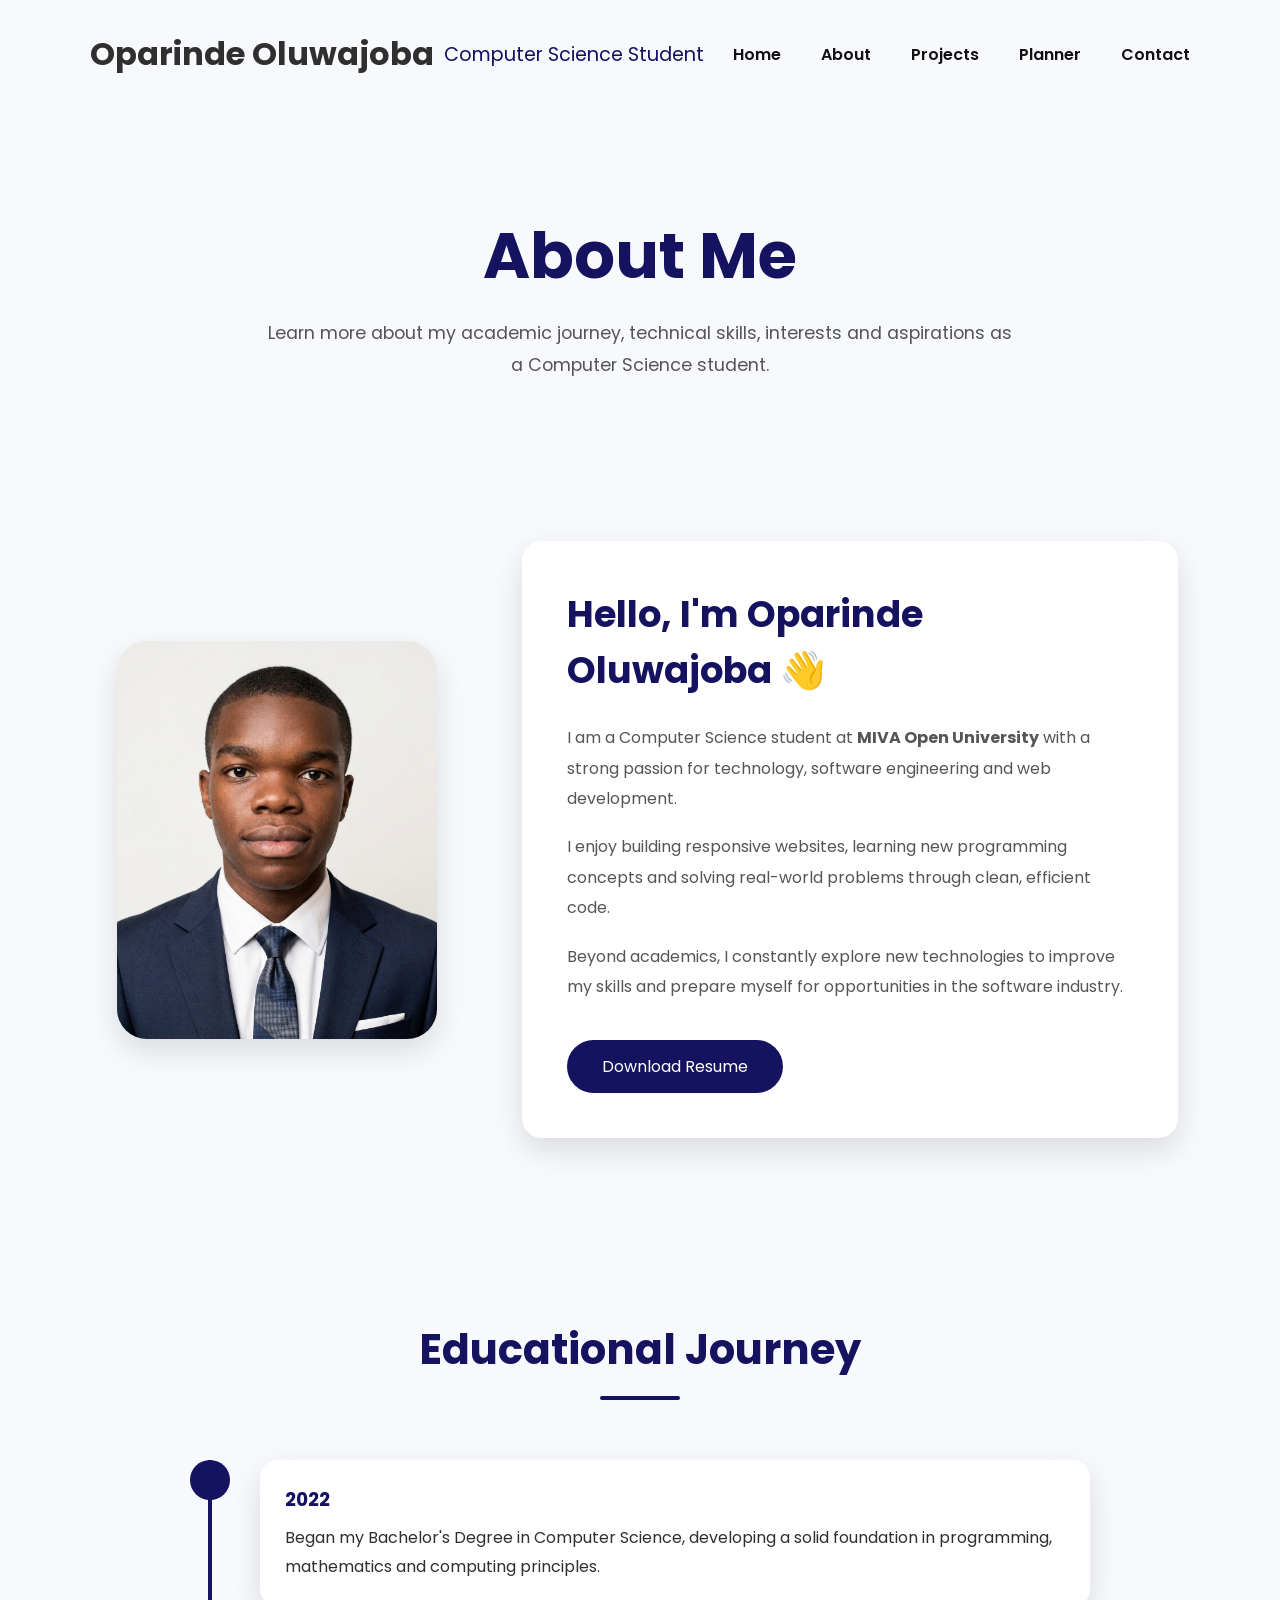
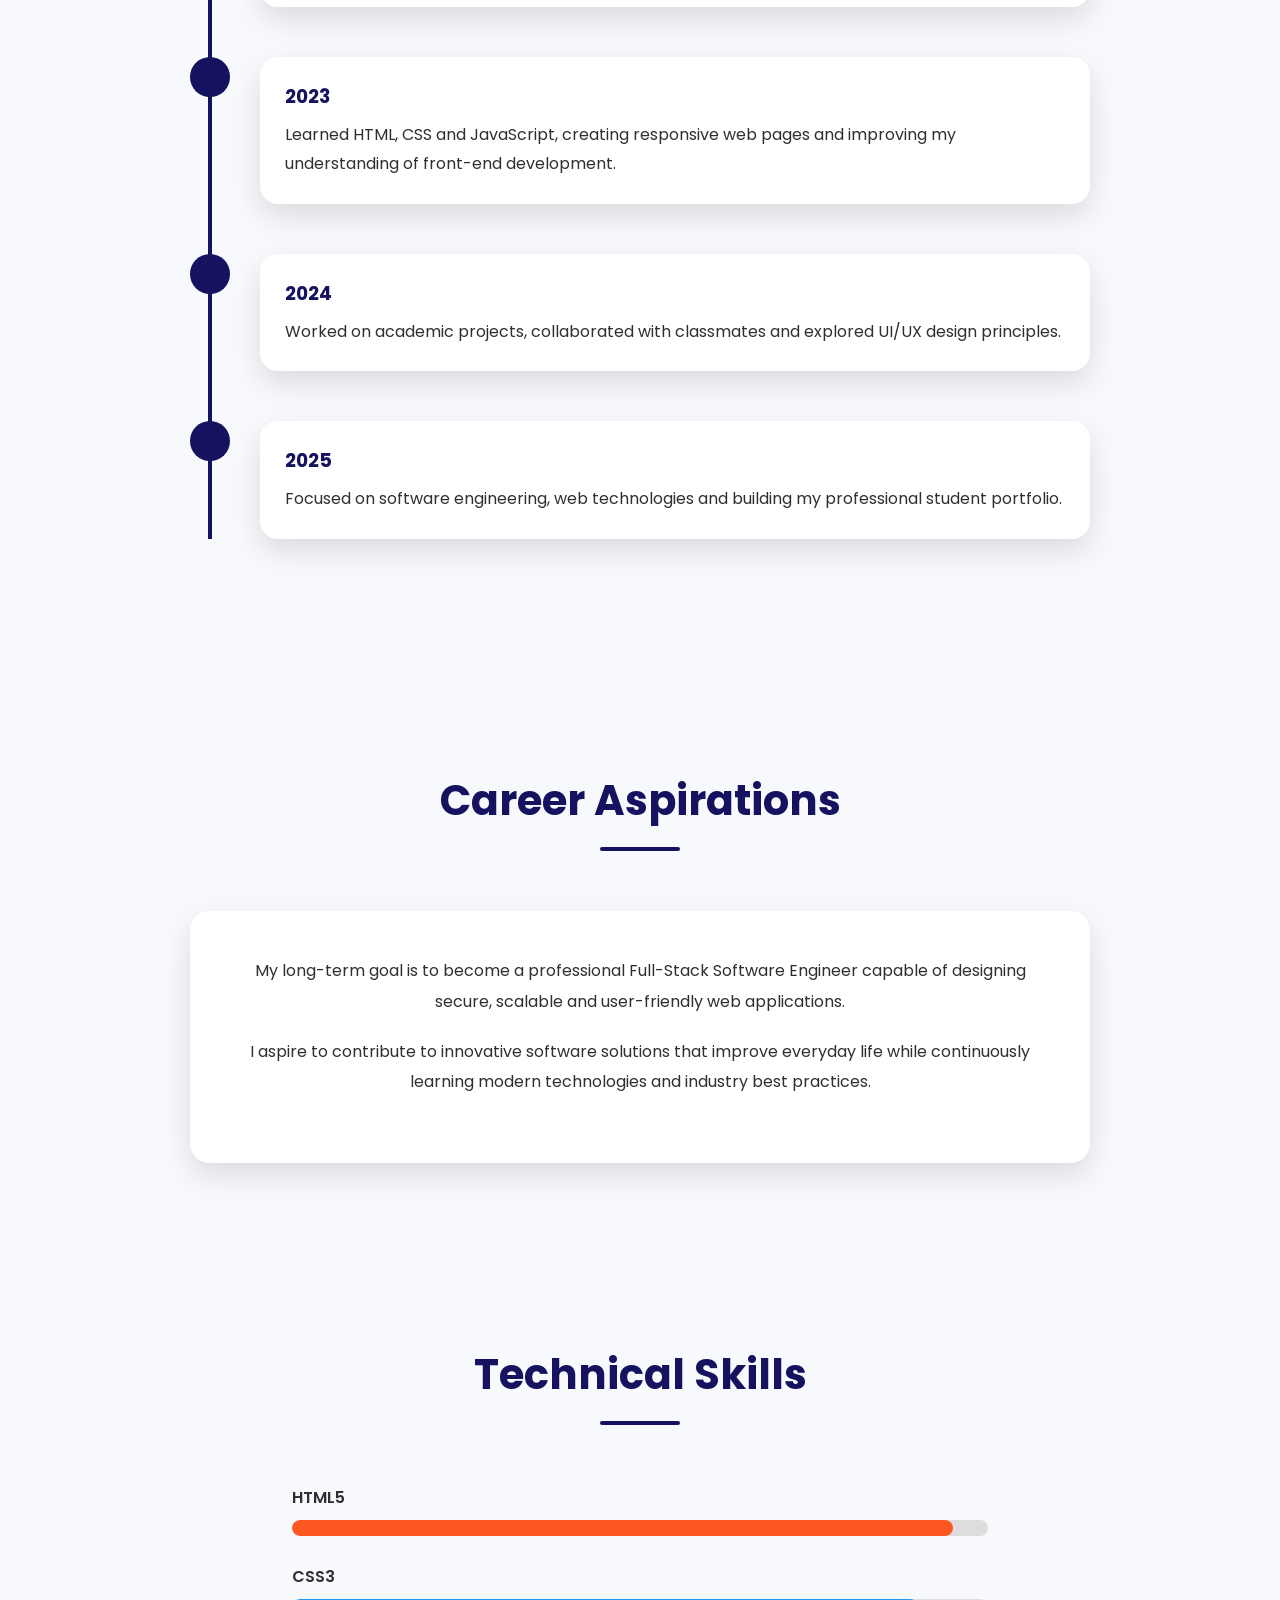
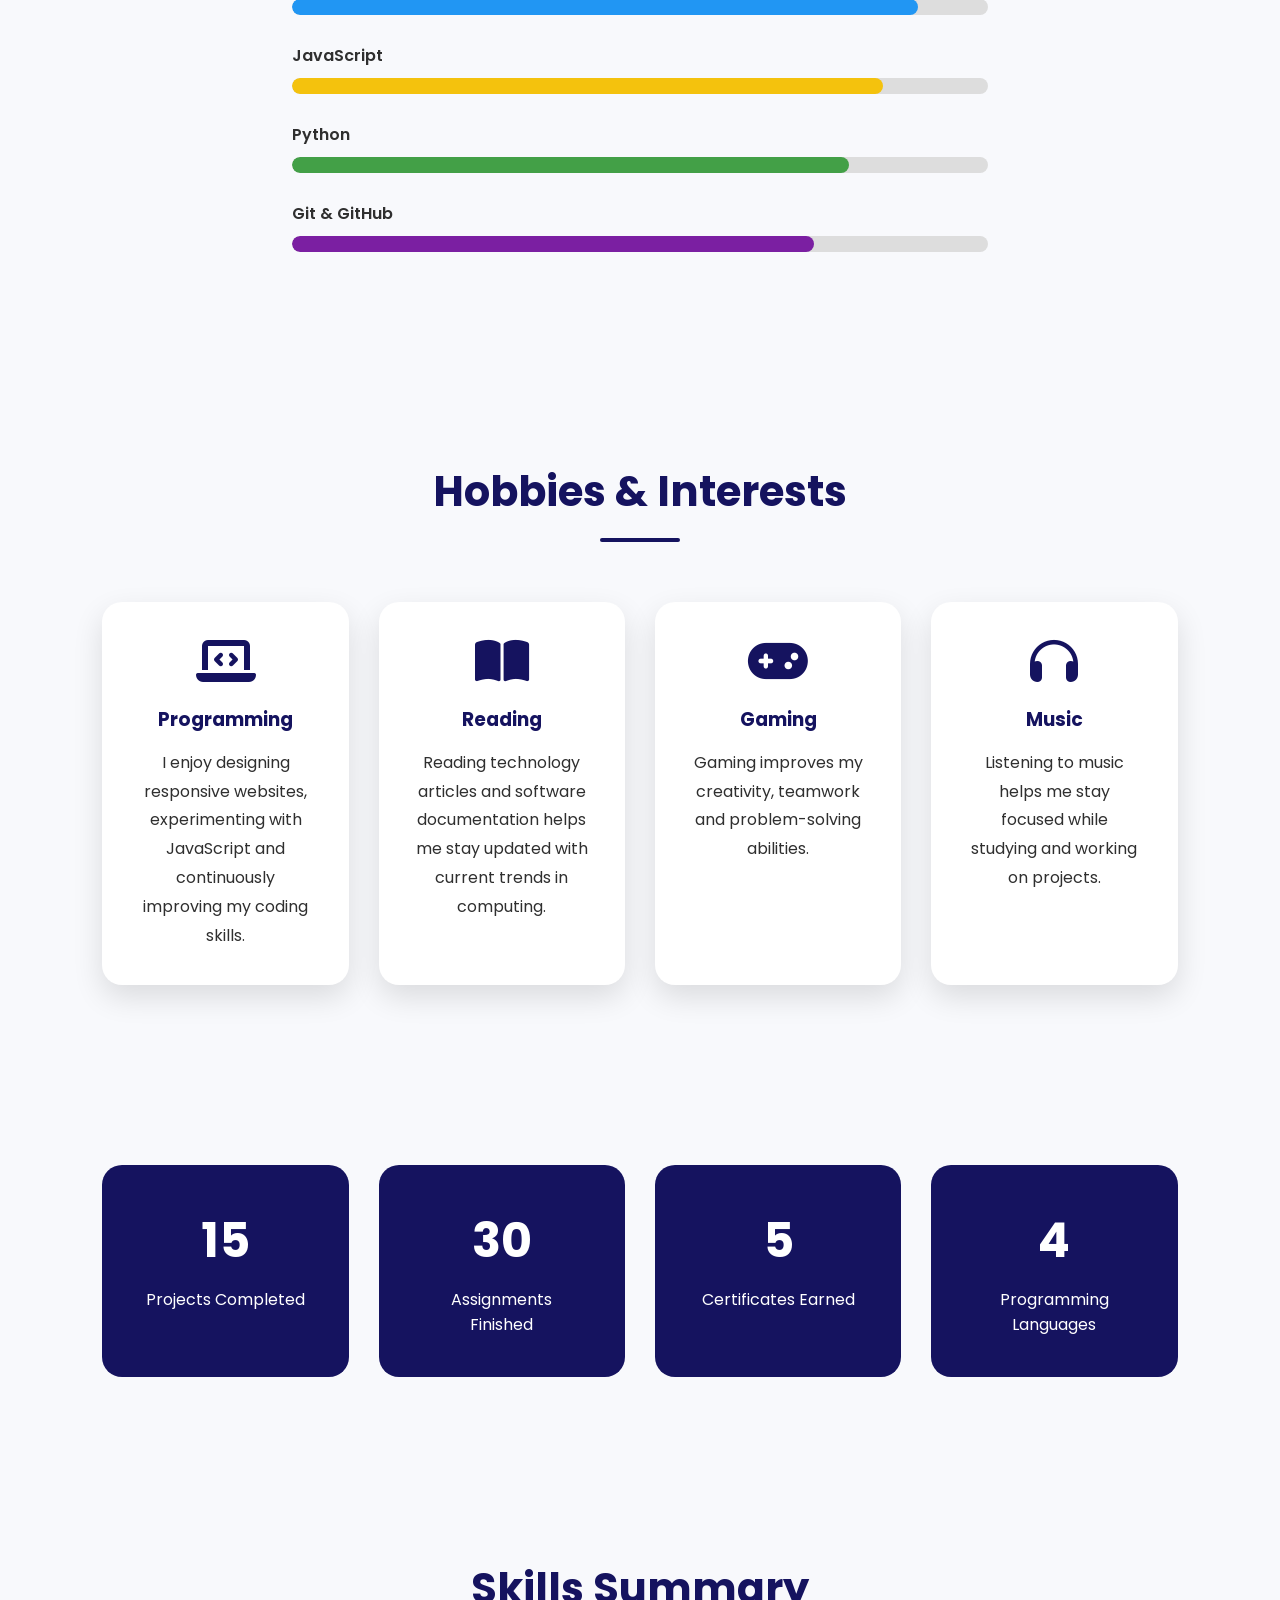
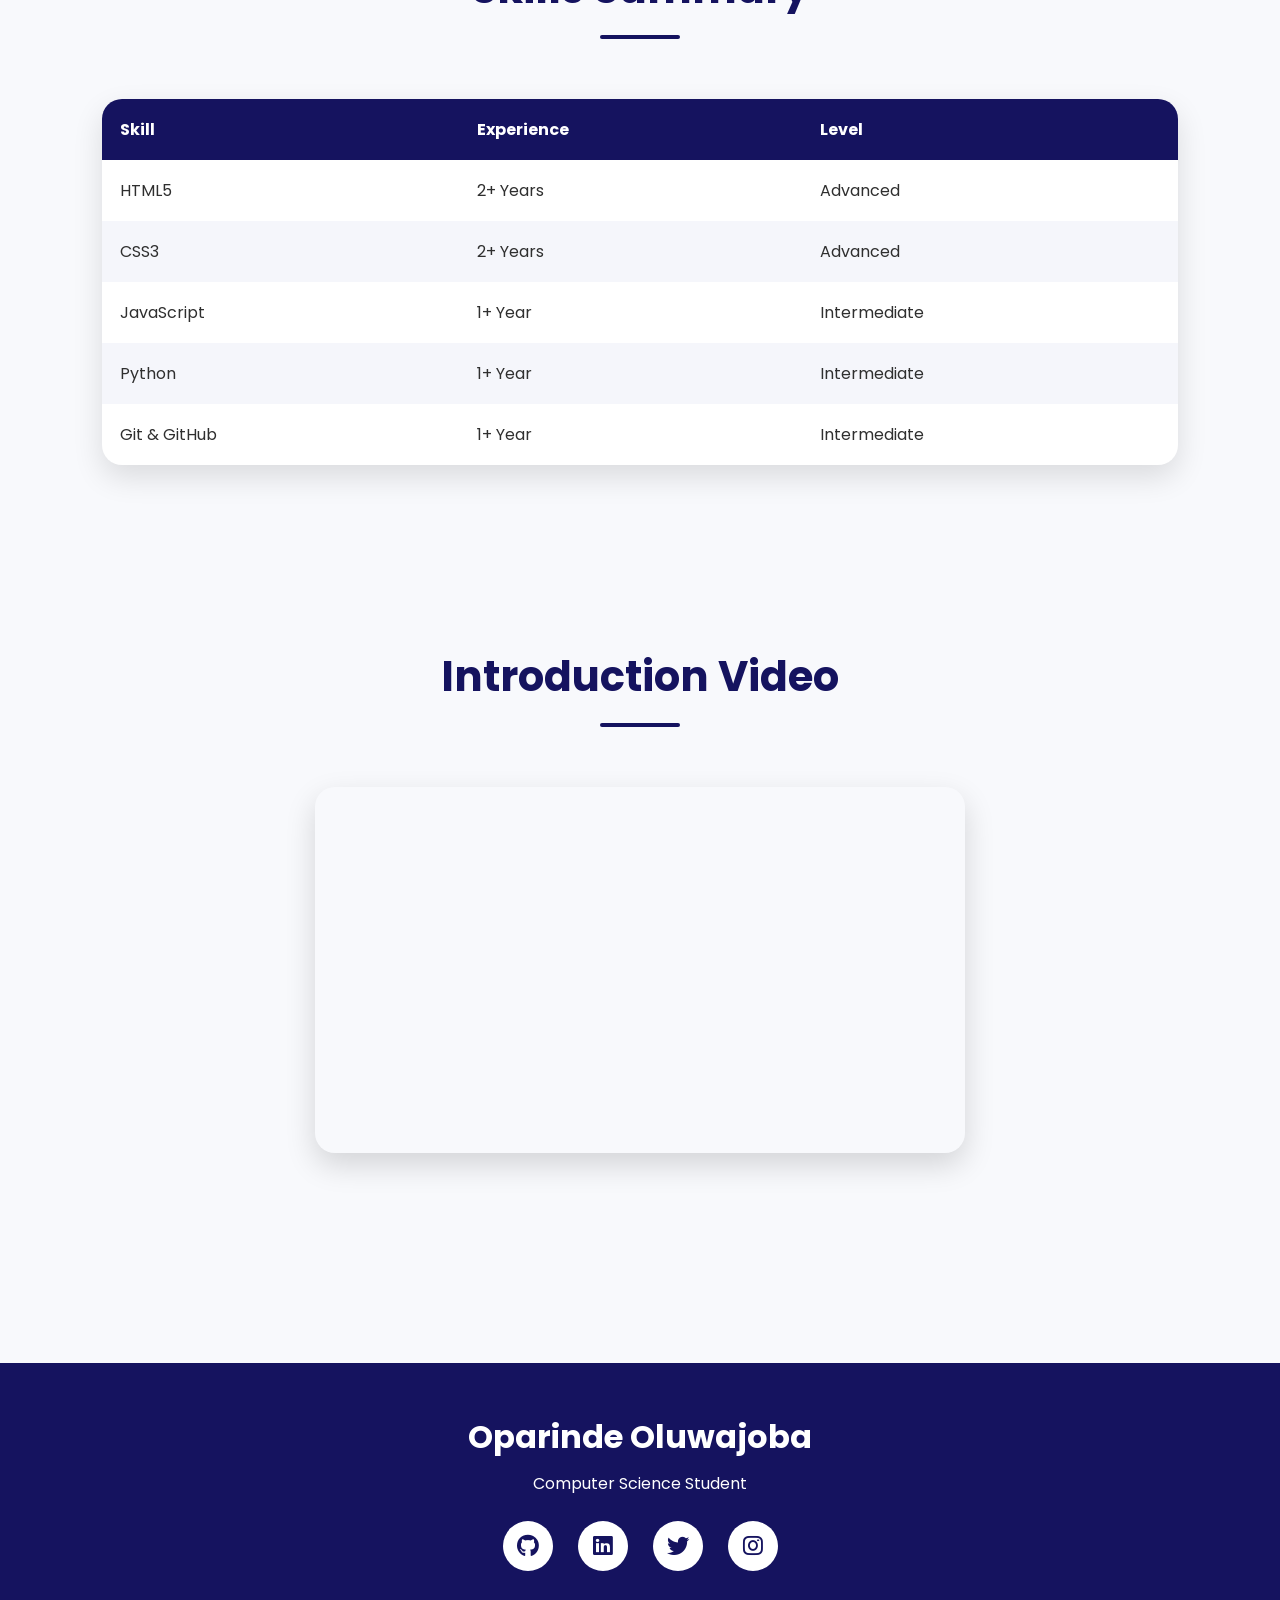
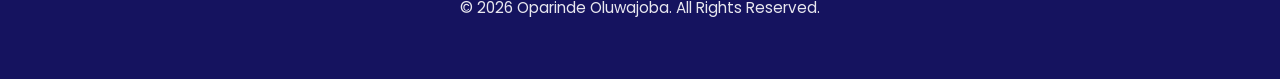
<file: pages/about.html>
<!doctype html>
<html lang="en">
  <head>
    <meta charset="UTF-8" />

    <meta name="viewport" content="width=device-width, initial-scale=1.0" />

    <title>About Me | Oparinde Oluwajoba</title>

    <link rel="stylesheet" href="../Mode.css" />

    <link rel="stylesheet" href="about.css" />

    <!-- Google Fonts -->

    <link rel="preconnect" href="https://fonts.googleapis.com" />

    <link rel="preconnect" href="https://fonts.gstatic.com" crossorigin />

    <link
      href="https://fonts.googleapis.com/css2?family=Poppins:wght@300;400;500;600;700;800&display=swap"
      rel="stylesheet"
    />

    <!-- Font Awesome Icons -->

    <link
      rel="stylesheet"
      href="https://cdnjs.cloudflare.com/ajax/libs/font-awesome/6.5.2/css/all.min.css"
    />
  </head>

  <body>
    <!-- ===========================
            HEADER
    ============================ -->

    <header>
      <div class="logo">
        <h2>Oparinde Oluwajoba</h2>

        <span>Computer Science Student</span>
      </div>

      <nav>
        <ul>
          <li><a href="../index.html">Home</a></li>

          <li><a class="active" href="about.html">About</a></li>

          <li><a href="projects.html">Projects</a></li>

          <li><a href="planner.html">Planner</a></li>

          <li><a href="contact.html">Contact</a></li>
        </ul>
      </nav>
    </header>

    <main>
      <!-- ===========================
                HERO
        ============================ -->

      <section class="about-hero">
        <h1>About Me</h1>

        <p>
          Learn more about my academic journey, technical skills, interests and
          aspirations as a Computer Science student.
        </p>
      </section>

      <!-- ===========================
            PROFILE SECTION
        ============================ -->

      <section class="profile-section hidden">
        <div class="profile-image">
          <img
            src="../assets/images/Jobapassport.jpg"
            alt="Oparinde Oluwajoba"
          />
        </div>

        <article class="profile-content">
          <h2>Hello, I'm Oparinde Oluwajoba 👋</h2>

          <p>
            I am a Computer Science student at
            <strong>MIVA Open University</strong>
            with a strong passion for technology, software engineering and web
            development.
          </p>

          <p>
            I enjoy building responsive websites, learning new programming
            concepts and solving real-world problems through clean, efficient
            code.
          </p>

          <p>
            Beyond academics, I constantly explore new technologies to improve
            my skills and prepare myself for opportunities in the software
            industry.
          </p>

          <a href="#" class="resume-btn"> Download Resume </a>
        </article>
      </section>

      <!-- ===========================
            EDUCATIONAL BACKGROUND
        ============================ -->

      <section class="education">
        <h2 class="section-title">Educational Journey</h2>

        <div class="timeline">
          <article class="timeline-item hidden">
            <div class="circle"></div>

            <div class="content">
              <h3>2022</h3>

              <p>
                Began my Bachelor's Degree in Computer Science, developing a
                solid foundation in programming, mathematics and computing
                principles.
              </p>
            </div>
          </article>

          <article class="timeline-item hidden">
            <div class="circle"></div>

            <div class="content">
              <h3>2023</h3>

              <p>
                Learned HTML, CSS and JavaScript, creating responsive web pages
                and improving my understanding of front-end development.
              </p>
            </div>
          </article>

          <article class="timeline-item hidden">
            <div class="circle"></div>

            <div class="content">
              <h3>2024</h3>

              <p>
                Worked on academic projects, collaborated with classmates and
                explored UI/UX design principles.
              </p>
            </div>
          </article>

          <article class="timeline-item hidden">
            <div class="circle"></div>

            <div class="content">
              <h3>2025</h3>

              <p>
                Focused on software engineering, web technologies and building
                my professional student portfolio.
              </p>
            </div>
          </article>
        </div>
      </section>

      <!-- ===========================
            CAREER ASPIRATIONS
        ============================ -->

      <section class="career hidden">
        <h2 class="section-title">Career Aspirations</h2>

        <div class="career-card">
          <p>
            My long-term goal is to become a professional Full-Stack Software
            Engineer capable of designing secure, scalable and user-friendly web
            applications.
          </p>

          <p>
            I aspire to contribute to innovative software solutions that improve
            everyday life while continuously learning modern technologies and
            industry best practices.
          </p>
        </div>
      </section>

      <!-- ===========================
            TECHNICAL SKILLS
        ============================ -->

      <section class="skills">
        <h2 class="section-title">Technical Skills</h2>

        <div class="skill hidden">
          <span>HTML5</span>

          <div class="bar">
            <div class="fill html" data-width="95%"></div>
          </div>
        </div>

        <div class="skill hidden">
          <span>CSS3</span>

          <div class="bar">
            <div class="fill css" data-width="90%"></div>
          </div>
        </div>

        <div class="skill hidden">
          <span>JavaScript</span>

          <div class="bar">
            <div class="fill js" data-width="85%"></div>
          </div>
        </div>

        <div class="skill hidden">
          <span>Python</span>

          <div class="bar">
            <div class="fill python" data-width="80%"></div>
          </div>
        </div>

        <div class="skill hidden">
          <span>Git & GitHub</span>

          <div class="bar">
            <div class="fill git" data-width="75%"></div>
          </div>
        </div>
      </section>
      <!-- ===========================
                HOBBIES & INTERESTS
        ============================ -->

      <section class="hobbies">
        <h2 class="section-title">Hobbies & Interests</h2>

        <div class="cards">
          <article class="card hidden">
            <i class="fas fa-laptop-code"></i>

            <h3>Programming</h3>

            <p>
              I enjoy designing responsive websites, experimenting with
              JavaScript and continuously improving my coding skills.
            </p>
          </article>

          <article class="card hidden">
            <i class="fas fa-book-open"></i>

            <h3>Reading</h3>

            <p>
              Reading technology articles and software documentation helps me
              stay updated with current trends in computing.
            </p>
          </article>

          <article class="card hidden">
            <i class="fas fa-gamepad"></i>

            <h3>Gaming</h3>

            <p>
              Gaming improves my creativity, teamwork and problem-solving
              abilities.
            </p>
          </article>

          <article class="card hidden">
            <i class="fas fa-headphones"></i>

            <h3>Music</h3>

            <p>
              Listening to music helps me stay focused while studying and
              working on projects.
            </p>
          </article>
        </div>
      </section>

      <!-- ===========================
                ACHIEVEMENTS
        ============================ -->

      <section class="stats">
        <article class="stat hidden">
          <h2>15</h2>

          <p>Projects Completed</p>
        </article>

        <article class="stat hidden">
          <h2>30</h2>

          <p>Assignments Finished</p>
        </article>

        <article class="stat hidden">
          <h2>5</h2>

          <p>Certificates Earned</p>
        </article>

        <article class="stat hidden">
          <h2>4</h2>

          <p>Programming Languages</p>
        </article>
      </section>

      <!-- ===========================
                TECHNICAL SKILLS TABLE
        ============================ -->

      <section class="skills-table hidden">
        <h2 class="section-title">Skills Summary</h2>

        <table>
          <thead>
            <tr>
              <th>Skill</th>

              <th>Experience</th>

              <th>Level</th>
            </tr>
          </thead>

          <tbody>
            <tr>
              <td>HTML5</td>

              <td>2+ Years</td>

              <td>Advanced</td>
            </tr>

            <tr>
              <td>CSS3</td>

              <td>2+ Years</td>

              <td>Advanced</td>
            </tr>

            <tr>
              <td>JavaScript</td>

              <td>1+ Year</td>

              <td>Intermediate</td>
            </tr>

            <tr>
              <td>Python</td>

              <td>1+ Year</td>

              <td>Intermediate</td>
            </tr>

            <tr>
              <td>Git & GitHub</td>

              <td>1+ Year</td>

              <td>Intermediate</td>
            </tr>
          </tbody>
        </table>
      </section>

      <!-- ===========================
                MULTIMEDIA
        ============================ -->

      <section class="media hidden">
        <h2 class="section-title">Introduction Video</h2>

        <div class="video-container">
          <iframe
            src="https://www.youtube.com/embed/PPruFbbAkzU"
            title="Portfolio Introduction"
            allow="
              accelerometer;
              autoplay;
              clipboard-write;
              encrypted-media;
              gyroscope;
              picture-in-picture;
              web-share;
            "
            allowfullscreen
          >
          </iframe>
        </div>
      </section>
    </main>

    <!-- ===========================
            FOOTER
    ============================ -->

    <footer>
      <div class="footer-content">
        <h3>Oparinde Oluwajoba</h3>

        <p>Computer Science Student</p>

        <div class="socials">
          <a href="#"><i class="fab fa-github"></i></a>

          <a href="#"><i class="fab fa-linkedin"></i></a>

          <a href="#"><i class="fab fa-twitter"></i></a>

          <a href="#"><i class="fab fa-instagram"></i></a>
        </div>

        <p class="copyright">© 2026 Oparinde Oluwajoba. All Rights Reserved.</p>
      </div>
    </footer>

    <script src="about.js"></script>
  </body>
</html>
</file>
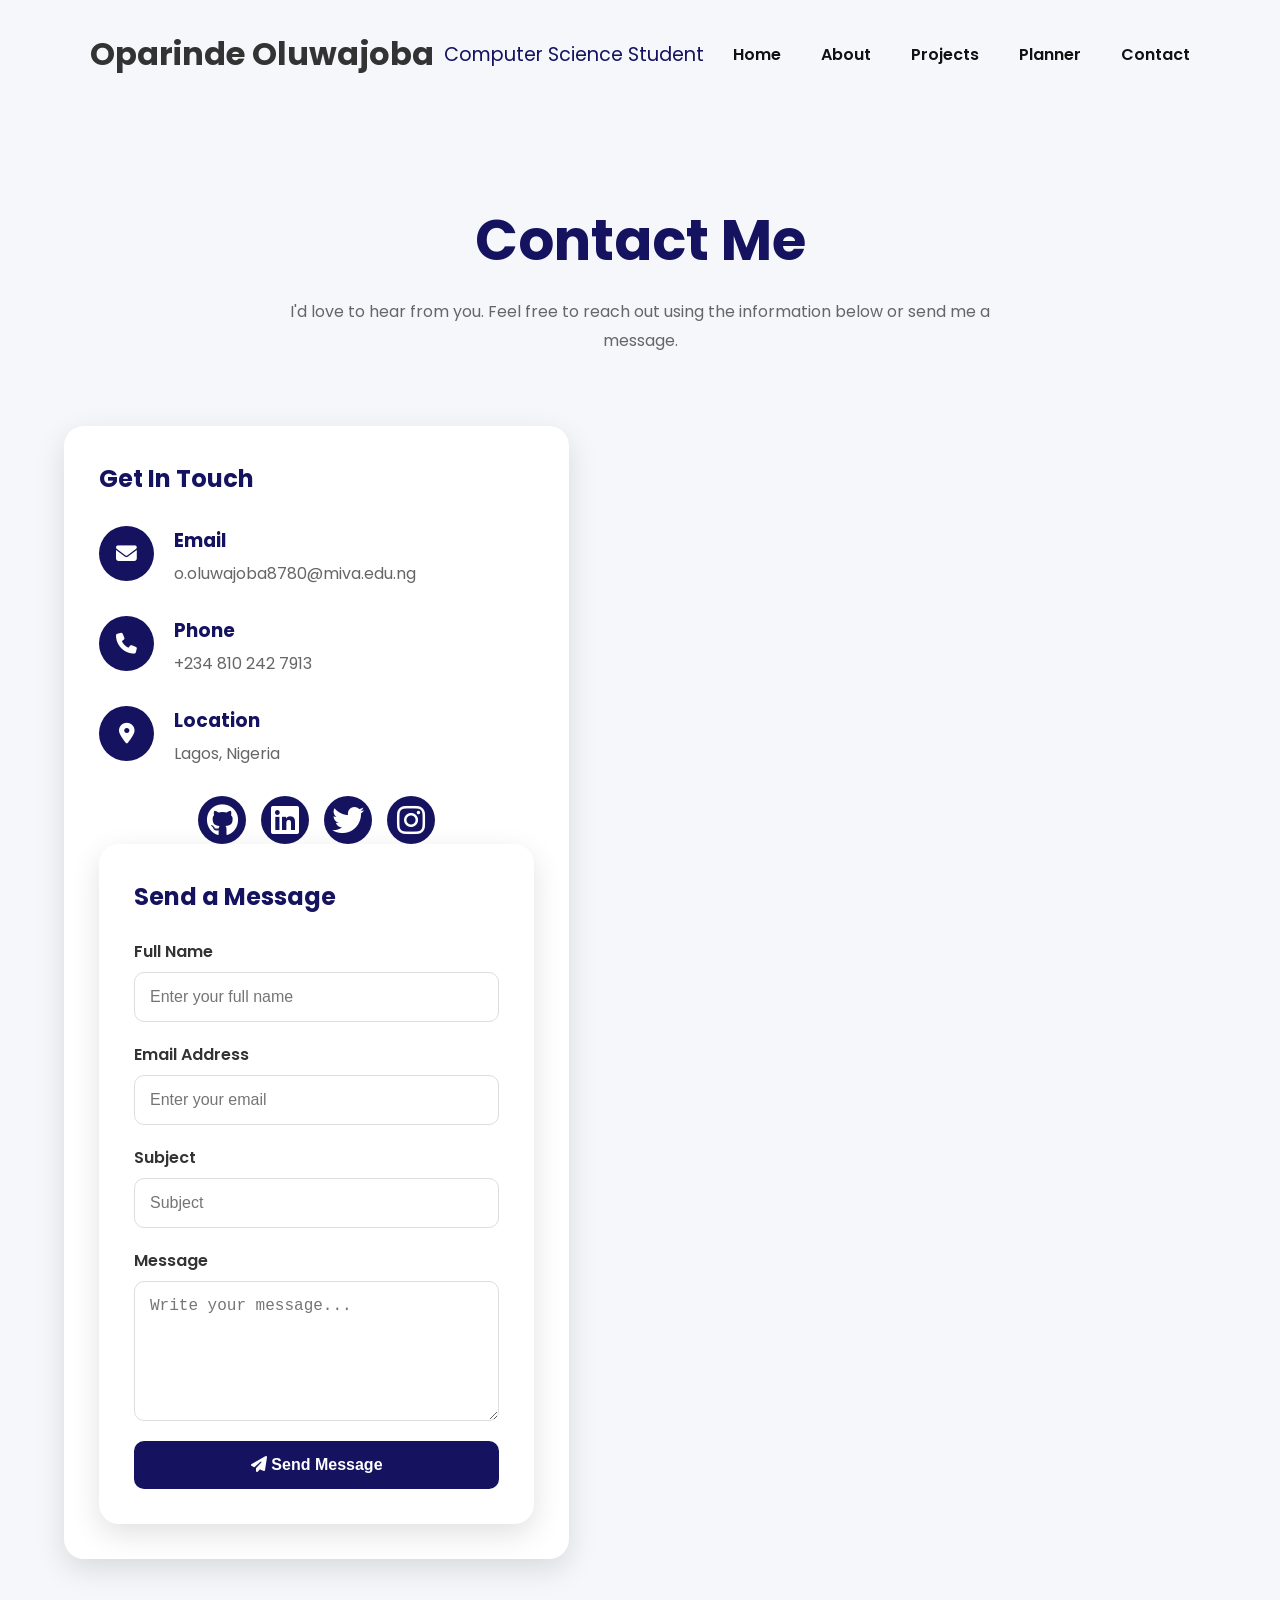
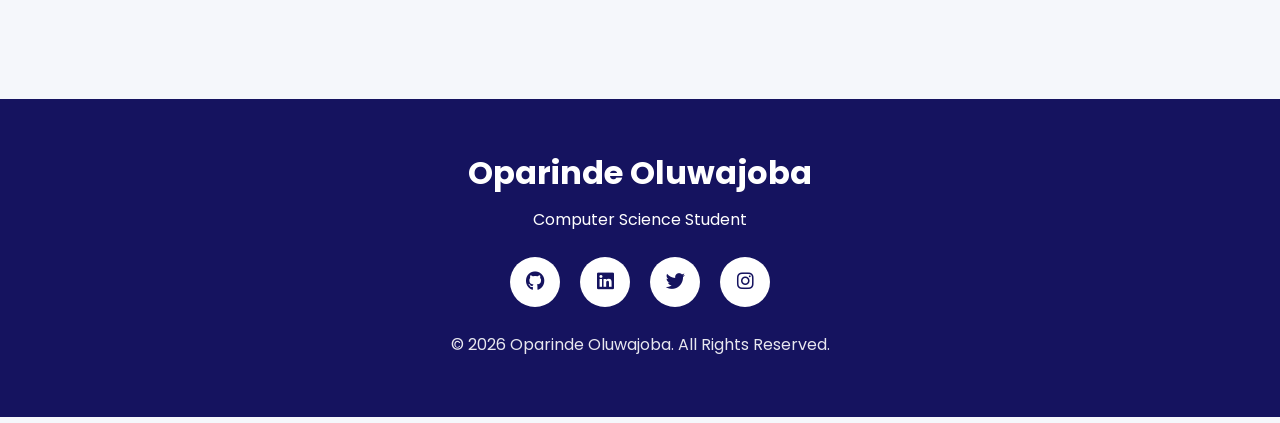
<file: pages/contact.html>
<!doctype html>
<html lang="en">
  <head>
    <meta charset="UTF-8" />

    <meta name="viewport" content="width=device-width, initial-scale=1.0" />

    <title>Contact | Oparinde Oluwajoba</title>

    <link rel="stylesheet" href="../Mode.css" />

    <link rel="stylesheet" href="contact.css" />

    <!-- Google Fonts -->

    <link rel="preconnect" href="https://fonts.googleapis.com" />

    <link rel="preconnect" href="https://fonts.gstatic.com" crossorigin />

    <link
      href="https://fonts.googleapis.com/css2?family=Poppins:wght@300;400;500;600;700&display=swap"
      rel="stylesheet"
    />

    <!-- Font Awesome -->

    <link
      rel="stylesheet"
      href="https://cdnjs.cloudflare.com/ajax/libs/font-awesome/6.5.2/css/all.min.css"
    />
  </head>

  <body>
    <header>
      <div class="logo">
        <h2>Oparinde Oluwajoba</h2>

        <span>Computer Science Student</span>
      </div>

      <nav>
        <ul>
          <li><a href="../index.html">Home</a></li>

          <li><a href="about.html">About</a></li>

          <li><a href="projects.html">Projects</a></li>

          <li><a href="planner.html">Planner</a></li>

          <li><a class="active" href="contact.html">Contact</a></li>
        </ul>
      </nav>
    </header>

    <main>
      <!-- ===========================
        HERO
=========================== -->

      <section class="contact-hero">
        <h1>Contact Me</h1>

        <p>
          I'd love to hear from you. Feel free to reach out using the
          information below or send me a message.
        </p>
      </section>

      <!-- ===========================
        CONTACT SECTION
=========================== -->

      <section class="contact-container">
        <div class="contact-info">
          <h2>Get In Touch</h2>

          <div class="info-box">
            <i class="fas fa-envelope"></i>

            <div>
              <h3>Email</h3>

              <p>o.oluwajoba8780@miva.edu.ng</p>
            </div>
          </div>

          <div class="info-box">
            <i class="fas fa-phone"></i>

            <div>
              <h3>Phone</h3>

              <p>+234 810 242 7913</p>
            </div>
          </div>

          <div class="info-box">
            <i class="fas fa-location-dot"></i>

            <div>
              <h3>Location</h3>

              <p>Lagos, Nigeria</p>
            </div>
          </div>

          <div class="socials">
            <a href="#"><i class="fab fa-github"></i></a>

            <a href="#"><i class="fab fa-linkedin"></i></a>

            <a href="#"><i class="fab fa-twitter"></i></a>

            <a href="#"><i class="fab fa-instagram"></i></a>
          </div>

          <!-- ===========================
        CONTACT FORM
=========================== -->

          <div class="contact-form">
            <h2>Send a Message</h2>

            <form id="contact-form">
              <div class="input-group">
                <label> Full Name </label>

                <input
                  type="text"
                  id="name"
                  placeholder="Enter your full name"
                  required
                />
              </div>

              <div class="input-group">
                <label> Email Address </label>

                <input
                  type="email"
                  id="email"
                  placeholder="Enter your email"
                  required
                />
              </div>

              <div class="input-group">
                <label> Subject </label>

                <input
                  type="text"
                  id="subject"
                  placeholder="Subject"
                  required
                />
              </div>

              <div class="input-group">
                <label> Message </label>

                <textarea
                  id="message"
                  rows="6"
                  placeholder="Write your message..."
                  required
                ></textarea>
              </div>

              <button type="submit">
                <i class="fas fa-paper-plane"></i>

                Send Message
              </button>
            </form>
          </div>
        </div>
      </section>

      <!-- ===========================
        FOOTER
=========================== -->

      <footer>
        <div class="footer-content">
          <h3>Oparinde Oluwajoba</h3>

          <p>Computer Science Student</p>

          <div class="socials">
            <a href="#">
              <i class="fab fa-github"></i>
            </a>

            <a href="#">
              <i class="fab fa-linkedin"></i>
            </a>

            <a href="#">
              <i class="fab fa-twitter"></i>
            </a>

            <a href="#">
              <i class="fab fa-instagram"></i>
            </a>
          </div>

          <p class="copyright">
            © 2026 Oparinde Oluwajoba. All Rights Reserved.
          </p>
        </div>
      </footer>
    </main>

    <script src="contact.js"></script>
  </body>
</html>
</file>
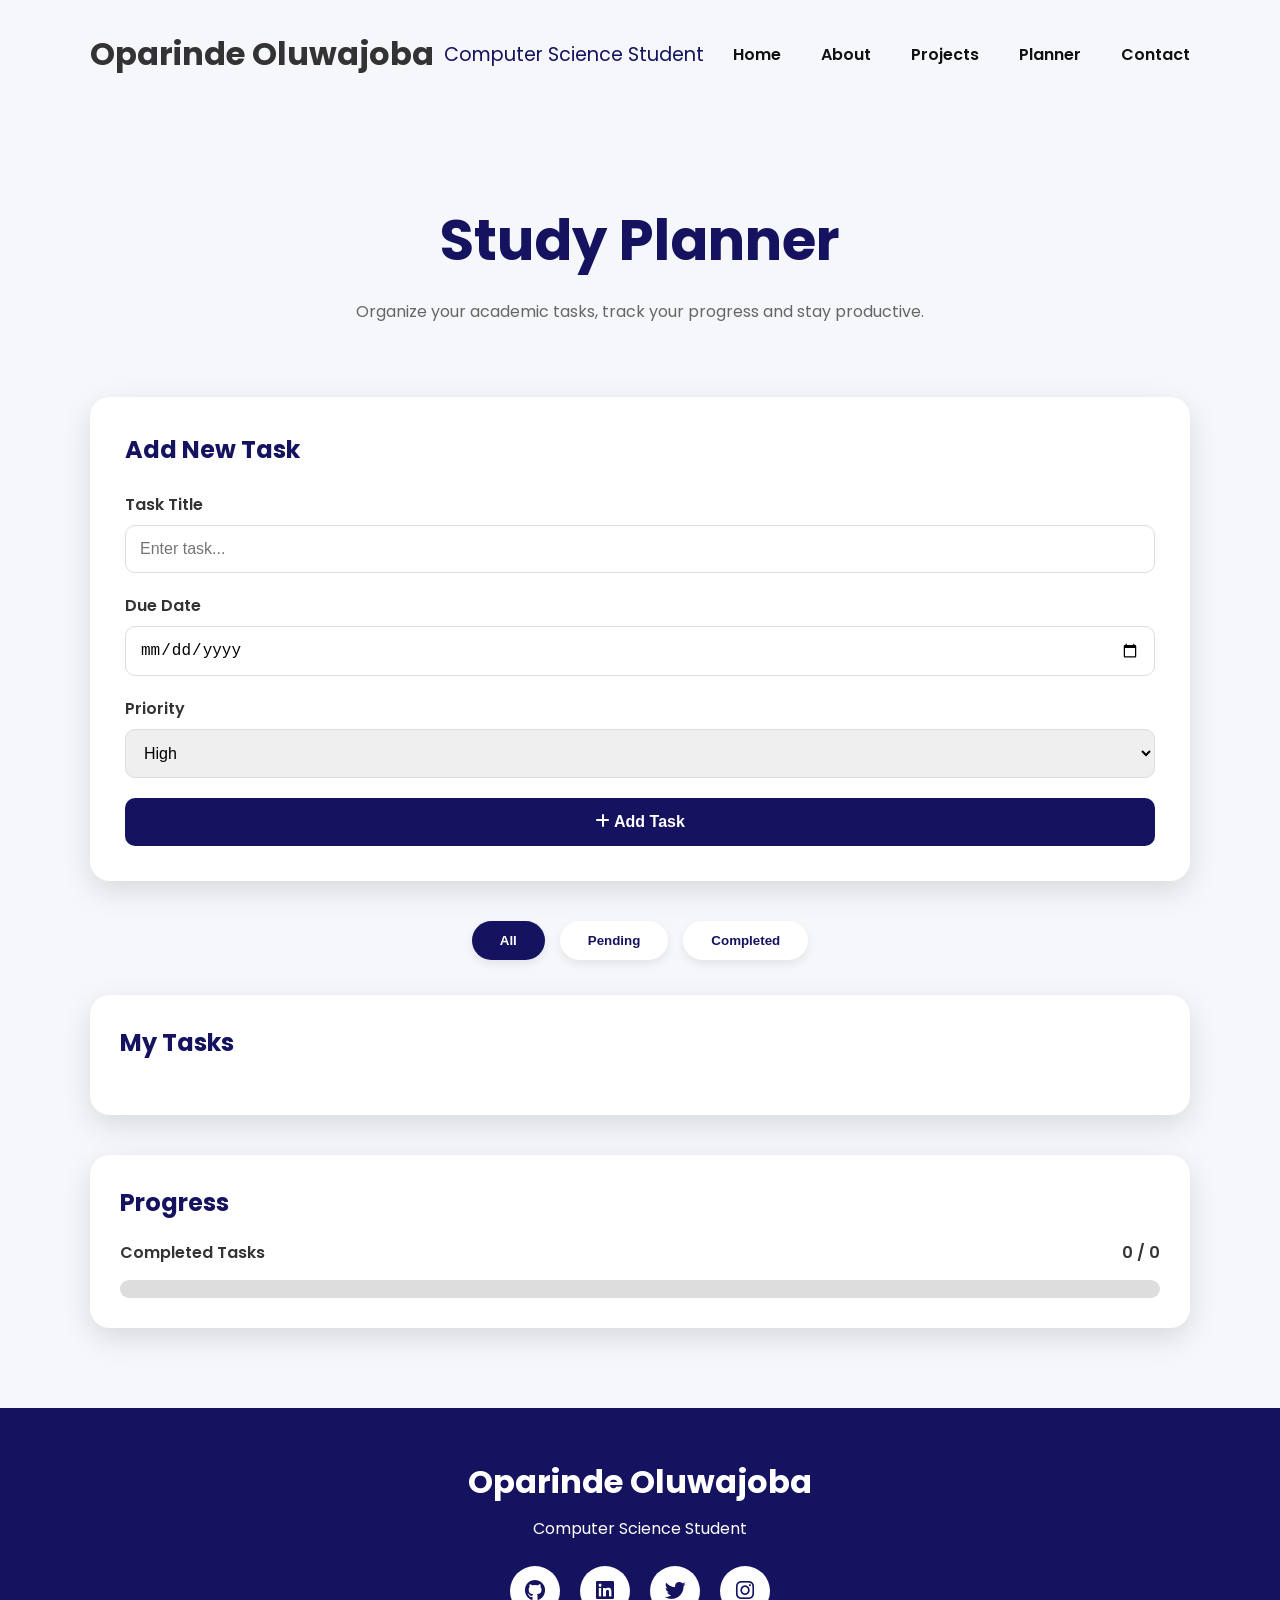
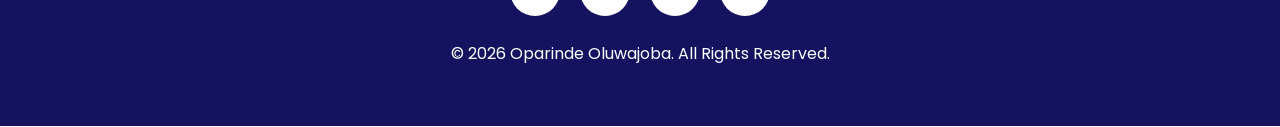
<file: pages/planner.html>
<!doctype html>
<html lang="en">
  <head>
    <meta charset="UTF-8" />

    <meta name="viewport" content="width=device-width, initial-scale=1.0" />

    <title>Study Planner | Oparinde Oluwajoba</title>

    <link rel="stylesheet" href="../Mode.css" />

    <link rel="stylesheet" href="planner.css" />

    <link rel="preconnect" href="https://fonts.googleapis.com" />

    <link rel="preconnect" href="https://fonts.gstatic.com" crossorigin />

    <link
      href="https://fonts.googleapis.com/css2?family=Poppins:wght@300;400;500;600;700&display=swap"
      rel="stylesheet"
    />

    <link
      rel="stylesheet"
      href="https://cdnjs.cloudflare.com/ajax/libs/font-awesome/6.5.2/css/all.min.css"
    />
  </head>

  <body>
    <header>
      <div class="logo">
        <h2>Oparinde Oluwajoba</h2>

        <span>Computer Science Student</span>
      </div>

      <nav>
        <ul>
          <li><a href="../index.html">Home</a></li>

          <li><a href="about.html">About</a></li>

          <li><a href="projects.html">Projects</a></li>

          <li><a class="active" href="planner.html">Planner</a></li>

          <li><a href="contact.html">Contact</a></li>
        </ul>
      </nav>
    </header>

    <main>
      <!-- ===========================
        HERO
=========================== -->

      <section class="planner-hero">
        <h1>Study Planner</h1>

        <p>
          Organize your academic tasks, track your progress and stay productive.
        </p>
      </section>

      <!-- ===========================
        TASK FORM
=========================== -->

      <section class="planner-container">
        <div class="planner-card">
          <h2>Add New Task</h2>

          <form id="task-form">
            <div class="input-group">
              <label for="task-name"> Task Title </label>

              <input
                type="text"
                id="task-name"
                placeholder="Enter task..."
                required
              />
            </div>

            <div class="input-group">
              <label for="task-date"> Due Date </label>

              <input type="date" id="task-date" required />
            </div>

            <div class="input-group">
              <label for="priority"> Priority </label>

              <select id="priority">
                <option>High</option>

                <option>Medium</option>

                <option>Low</option>
              </select>
            </div>

            <button type="submit" id="add-task">
              <i class="fas fa-plus"></i>

              Add Task
            </button>
          </form>
        </div>

        <!-- ===========================
        FILTERS
=========================== -->

        <div class="filter-container">
          <button class="filter-btn active" data-filter="all">All</button>

          <button class="filter-btn" data-filter="pending">Pending</button>

          <button class="filter-btn" data-filter="completed">Completed</button>
        </div>

        <!-- ===========================
        TASK LIST
=========================== -->

        <div class="task-section">
          <h2>My Tasks</h2>

          <ul id="task-list">
            <!-- JavaScript adds tasks here -->
          </ul>
        </div>
        <!-- ===========================
        PROGRESS SECTION
=========================== -->

        <div class="progress-card">
          <h2>Progress</h2>

          <div class="progress-info">
            <span> Completed Tasks </span>

            <span id="progress-text"> 0 / 0 </span>
          </div>

          <div class="progress-bar">
            <div id="progress-fill"></div>
          </div>
        </div>
      </section>

      <!-- ===========================
        FOOTER
=========================== -->

      <footer>
        <div class="footer-content">
          <h3>Oparinde Oluwajoba</h3>

          <p>Computer Science Student</p>

          <div class="socials">
            <a href="#">
              <i class="fab fa-github"></i>
            </a>

            <a href="#">
              <i class="fab fa-linkedin"></i>
            </a>

            <a href="#">
              <i class="fab fa-twitter"></i>
            </a>

            <a href="#">
              <i class="fab fa-instagram"></i>
            </a>
          </div>

          <p class="copyright">
            © 2026 Oparinde Oluwajoba. All Rights Reserved.
          </p>
        </div>
      </footer>

      <script src="planner.js"></script>
    </main>
  </body>
</html>
</file>
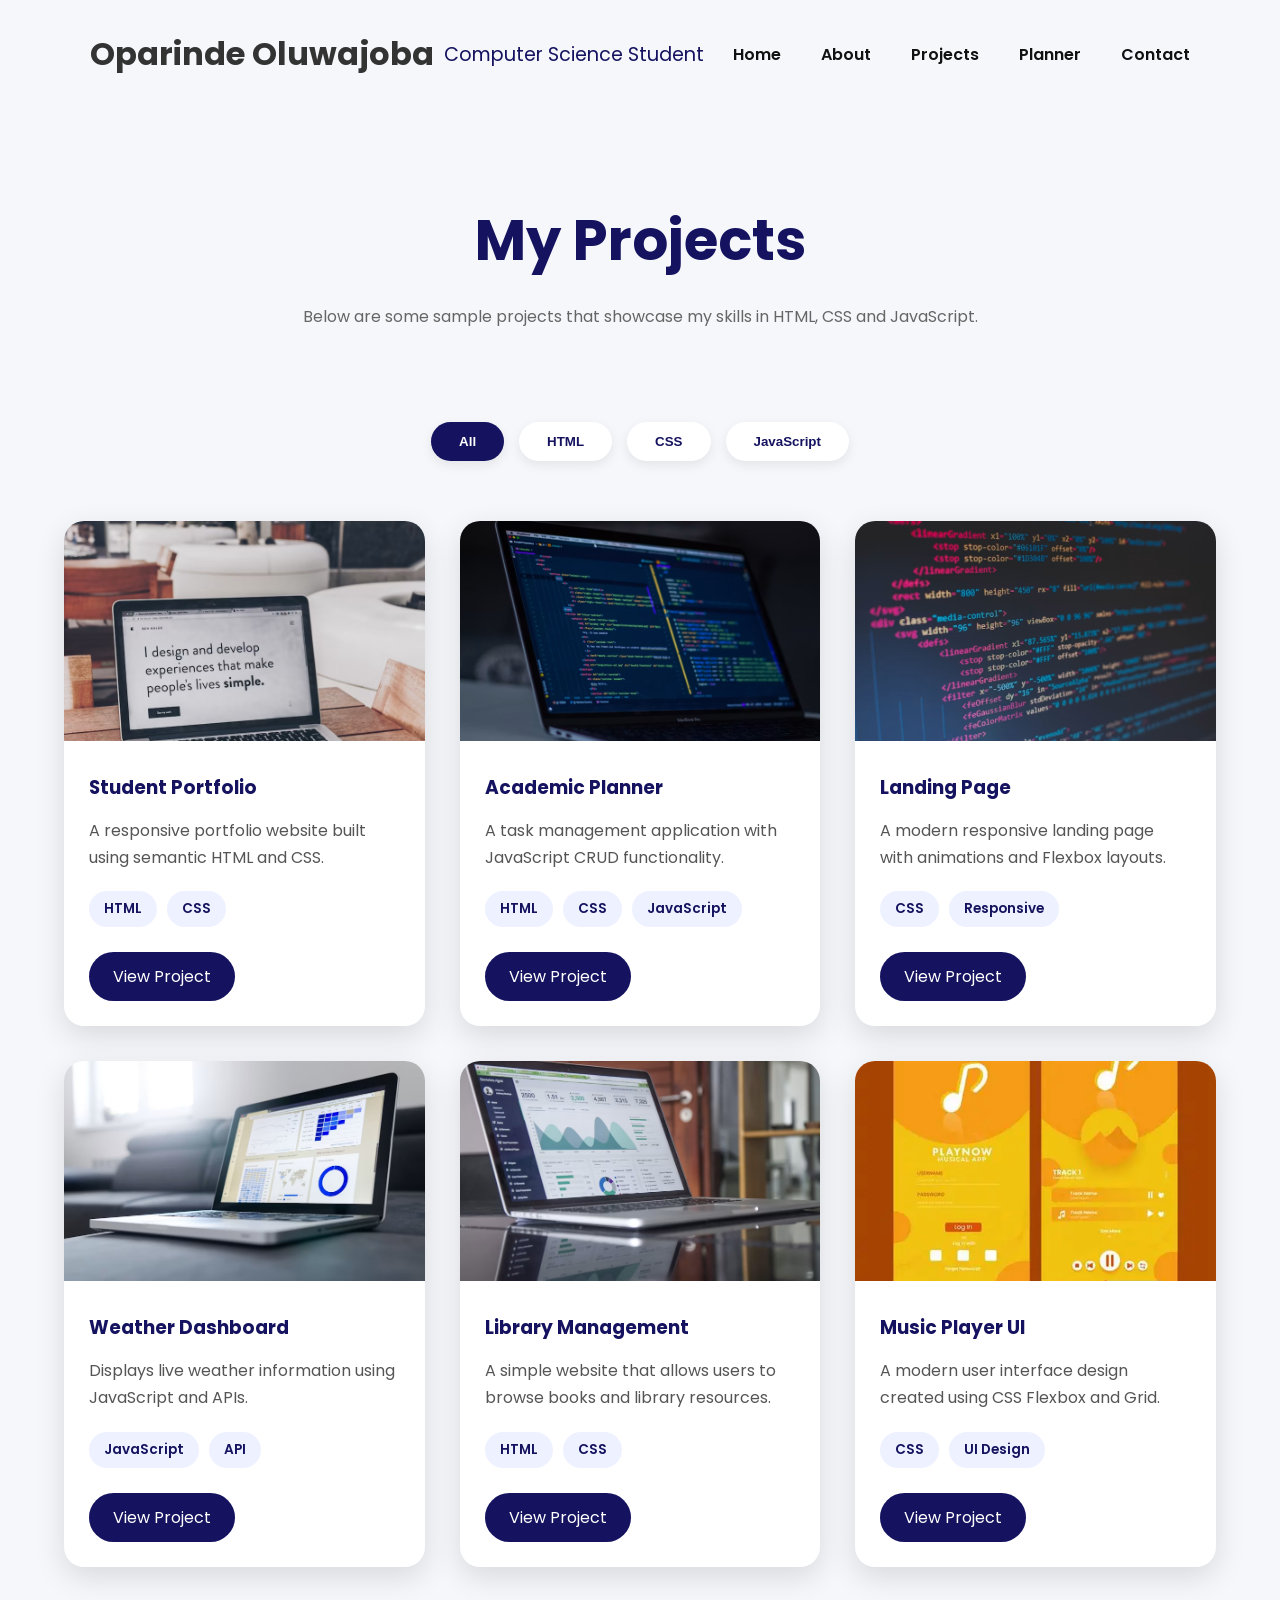
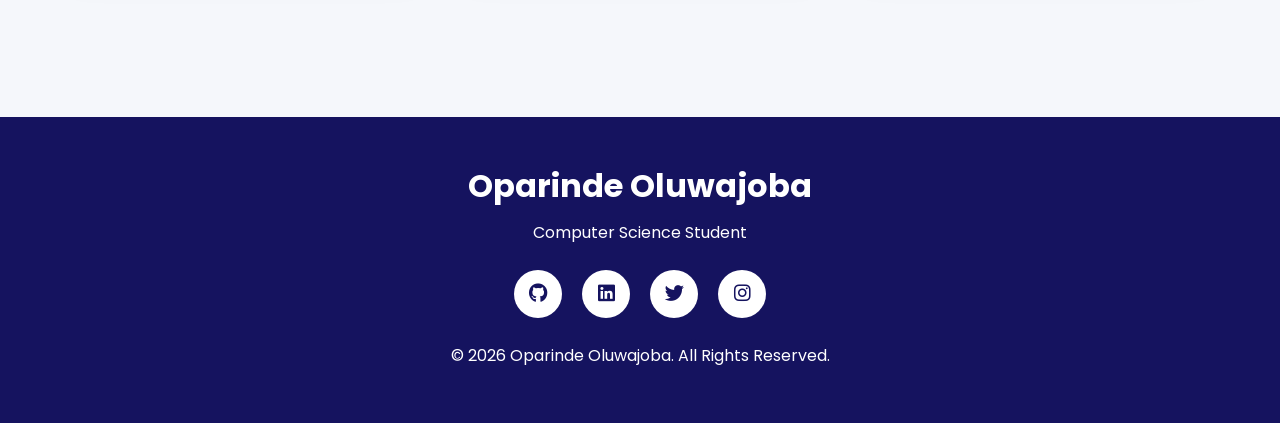
<file: pages/projects.html>
<!doctype html>
<html lang="en">
  <head>
    <meta charset="UTF-8" />

    <meta name="viewport" content="width=device-width, initial-scale=1.0" />

    <title>Projects | Oparinde Oluwajoba</title>

    <link rel="stylesheet" href="../Mode.css" />

    <link rel="stylesheet" href="projects.css" />

    <!-- Google Fonts -->

    <link rel="preconnect" href="https://fonts.googleapis.com" />

    <link rel="preconnect" href="https://fonts.gstatic.com" crossorigin />

    <link
      href="https://fonts.googleapis.com/css2?family=Poppins:wght@300;400;500;600;700&display=swap"
      rel="stylesheet"
    />

    <!-- Font Awesome -->

    <link
      rel="stylesheet"
      href="https://cdnjs.cloudflare.com/ajax/libs/font-awesome/6.5.2/css/all.min.css"
    />
  </head>

  <body>
    <header>
      <div class="logo">
        <h2>Oparinde Oluwajoba</h2>

        <span>Computer Science Student</span>
      </div>

      <nav>
        <ul>
          <li><a href="../index.html">Home</a></li>

          <li><a href="about.html">About</a></li>

          <li><a class="active" href="projects.html">Projects</a></li>

          <li><a href="planner.html">Planner</a></li>

          <li><a href="contact.html">Contact</a></li>
        </ul>
      </nav>
    </header>

    <main>
      <!-- ================= HERO ================= -->

      <section class="projects-hero">
        <h1>My Projects</h1>

        <p>
          Below are some sample projects that showcase my skills in HTML, CSS
          and JavaScript.
        </p>
      </section>

      <!-- ============== FILTER BUTTONS ============== -->

      <section class="filter-section">
        <div class="filter-buttons">
          <button class="filter-btn active" data-filter="all">All</button>

          <button class="filter-btn" data-filter="html">HTML</button>

          <button class="filter-btn" data-filter="css">CSS</button>

          <button class="filter-btn" data-filter="javascript">
            JavaScript
          </button>
        </div>
      </section>

      <!-- ================= PROJECTS ================= -->

      <section class="projects-grid">
        <!-- CARD 1 -->

        <article class="project-card hidden" data-category="html">
          <img src="../assets/images/project1.jpg" alt="Portfolio Website" />

          <div class="project-info">
            <h3>Student Portfolio</h3>

            <p>
              A responsive portfolio website built using semantic HTML and CSS.
            </p>

            <div class="tags">
              <span>HTML</span>

              <span>CSS</span>
            </div>

            <a href="#" class="project-btn"> View Project </a>
          </div>
        </article>

        <!-- CARD 2 -->

        <article class="project-card hidden" data-category="javascript">
          <img src="../assets/images/project2.jpg" alt="Planner" />

          <div class="project-info">
            <h3>Academic Planner</h3>

            <p>
              A task management application with JavaScript CRUD functionality.
            </p>

            <div class="tags">
              <span>HTML</span>

              <span>CSS</span>

              <span>JavaScript</span>
            </div>

            <a href="#" class="project-btn"> View Project </a>
          </div>
        </article>

        <!-- CARD 3 -->

        <article class="project-card hidden" data-category="css">
          <img src="../assets/images/project3.jpg" alt="Landing Page" />

          <div class="project-info">
            <h3>Landing Page</h3>

            <p>
              A modern responsive landing page with animations and Flexbox
              layouts.
            </p>

            <div class="tags">
              <span>CSS</span>

              <span>Responsive</span>
            </div>

            <a href="#" class="project-btn"> View Project </a>
          </div>
        </article>

        <!-- CARD 4 -->

        <article class="project-card hidden" data-category="javascript">
          <img src="../assets/images/project4.jpg" alt="Weather App" />

          <div class="project-info">
            <h3>Weather Dashboard</h3>

            <p>Displays live weather information using JavaScript and APIs.</p>

            <div class="tags">
              <span>JavaScript</span>

              <span>API</span>
            </div>

            <a href="#" class="project-btn"> View Project </a>
          </div>
        </article>

        <!-- CARD 5 -->

        <article class="project-card hidden" data-category="html">
          <img src="../assets/images/project5.jpg" alt="Library Website" />

          <div class="project-info">
            <h3>Library Management</h3>

            <p>
              A simple website that allows users to browse books and library
              resources.
            </p>

            <div class="tags">
              <span>HTML</span>

              <span>CSS</span>
            </div>

            <a href="#" class="project-btn"> View Project </a>
          </div>
        </article>

        <!-- CARD 6 -->

        <article class="project-card hidden" data-category="css">
          <img src="../assets/images/project6.jpg" alt="Music Player" />

          <div class="project-info">
            <h3>Music Player UI</h3>

            <p>
              A modern user interface design created using CSS Flexbox and Grid.
            </p>

            <div class="tags">
              <span>CSS</span>

              <span>UI Design</span>
            </div>

            <a href="#" class="project-btn"> View Project </a>
          </div>
        </article>
      </section>

      <!-- =========================
        NO RESULTS MESSAGE
========================== -->

      <section id="no-results">
        <h2>No projects found.</h2>

        <p>Try selecting another category.</p>
      </section>
    </main>

    <!-- =========================
            FOOTER
========================== -->

    <footer>
      <div class="footer-content">
        <h3>Oparinde Oluwajoba</h3>

        <p>Computer Science Student</p>

        <div class="socials">
          <a href="#"><i class="fab fa-github"></i></a>

          <a href="#"><i class="fab fa-linkedin"></i></a>

          <a href="#"><i class="fab fa-twitter"></i></a>

          <a href="#"><i class="fab fa-instagram"></i></a>
        </div>

        <p class="copyright">© 2026 Oparinde Oluwajoba. All Rights Reserved.</p>
      </div>
    </footer>

    <script src="projects.js"></script>
  </body>
</html>
</file>
<file: Mode.css>
:root {
  --primary: #15135f;
  --secondary: #d8d5f7;
  --white: #ffffff;
  --text: #222;
  --shadow: 0 12px 30px rgba(0, 0, 0, 0.12);
}

* {
  margin: 0;
  padding: 0;
  box-sizing: border-box;
}

body {
  font-family: Poppins, sans-serif;
  background: #fafafa;
  color: var(--text);
}

/* ---------- NAVBAR ---------- */

header {
  display: flex;
  justify-content: space-between;
  align-items: center;

  padding: 30px 7%;

  animation: fadeDown 0.8s;
}

.logo {
  display: flex;
  align-items: center;
  gap: 10px;
}

.logo h2 {
  font-size: 2rem;
}

.logo span {
  font-size: 1.2rem;
  color: var(--primary);
}

nav ul {
  display: flex;
  list-style: none;
  gap: 40px;
}

nav a {
  text-decoration: none;
  color: #111;
  font-weight: 600;
  transition: 0.3s;
}

nav a:hover {
  color: var(--primary);
}

/* ---------- HERO ---------- */

.hero {
  display: grid;
  grid-template-columns: 420px 1fr;

  gap: 80px;

  align-items: center;

  padding: 50px 7%;
}

/* ---------- PROFILE CARD ---------- */

.profile-card {
  background: var(--secondary);

  padding: 40px;

  border-radius: 30px;

  text-align: center;

  box-shadow: var(--shadow);

  animation: float 4s infinite;
}

.profile-card img {
  width: 220px;

  border-radius: 50%;

  margin-bottom: 25px;
}

.profile-card h2 {
  font-size: 2rem;

  color: var(--primary);
}

.profile-card hr {
  width: 120px;

  margin: 20px auto;
}

.profile-card h3 {
  margin-bottom: 30px;

  font-size: 1.4rem;
}

.socials {
  display: flex;

  justify-content: center;

  gap: 30px;
}

.socials a {
  font-size: 2rem;

  color: var(--primary);

  transition: 0.3s;
}

.socials a:hover {
  transform: translateY(-6px);
}

/* ---------- TEXT ---------- */

.hero-text {
  animation: slideLeft 0.8s;
}

.hero-text h1 {
  font-size: 5rem;

  line-height: 1;

  color: var(--primary);

  margin-bottom: 20px;
}

.subtitle {
  font-size: 1.8rem;

  margin-bottom: 30px;
}

.hero-text p {
  font-size: 1.1rem;

  line-height: 1.8;

  margin-top: 20px;

  max-width: 700px;
}

/* ---------- BUTTONS ---------- */

.buttons {
  display: flex;

  gap: 20px;

  margin: 30px 0;
}

.btn {
  padding: 15px 35px;

  border-radius: 40px;

  text-decoration: none;

  font-weight: 600;

  transition: 0.3s;
}

.primary {
  background: var(--primary);

  color: white;
}

.secondary {
  border: 2px solid var(--primary);

  color: var(--primary);
}

.primary:hover {
  transform: translateY(-4px);
}

.secondary:hover {
  background: var(--primary);

  color: white;
}

/* ---------- FOOTER ---------- */

footer {
  margin-top: 80px;

  padding: 25px;

  background: var(--primary);

  color: white;

  display: flex;

  justify-content: space-around;
}

/* ---------- ANIMATIONS ---------- */

@keyframes float {
  0%,
  100% {
    transform: translateY(0);
  }

  50% {
    transform: translateY(-10px);
  }
}

@keyframes slideLeft {
  from {
    opacity: 0;

    transform: translateX(60px);
  }

  to {
    opacity: 1;

    transform: translateX(0);
  }
}

@keyframes fadeDown {
  from {
    opacity: 0;

    transform: translateY(-40px);
  }

  to {
    opacity: 1;

    transform: translateY(0);
  }
}

/* ---------- RESPONSIVE ---------- */

@media (max-width: 1000px) {
  .hero {
    grid-template-columns: 1fr;

    text-align: center;
  }

  .hero-text p {
    margin: auto;
  }

  .buttons {
    justify-content: center;
  }

  header {
    flex-direction: column;

    gap: 20px;
  }
}

@media (max-width: 700px) {
  .logo {
    flex-direction: column;
  }

  nav ul {
    flex-wrap: wrap;

    justify-content: center;

    gap: 15px;
  }

  .hero-text h1 {
    font-size: 3.5rem;
  }

  .profile-card {
    padding: 30px;
  }

  .profile-card img {
    width: 170px;
  }

  footer {
    flex-direction: column;

    gap: 15px;

    text-align: center;
  }
}
</file>
<file: pages/about.css>
/* ==========================================
   ABOUT PAGE STYLES
   Oparinde Oluwajoba Portfolio
========================================== */

/* ---------- VARIABLES ---------- */

:root {
  --primary: #15135f;
  --secondary: #d8d5f7;
  --white: #ffffff;
  --light: #f8f9fc;
  --text: #2f2f2f;
  --shadow: 0 12px 30px rgba(0, 0, 0, 0.12);
  --radius: 20px;
}

/* ---------- GENERAL ---------- */

body {
  background: var(--light);
  color: var(--text);
}

main {
  width: 100%;
}

section {
  padding: 90px 8%;
}

.section-title {
  text-align: center;

  font-size: 2.6rem;

  color: var(--primary);

  margin-bottom: 60px;

  position: relative;
}

.section-title::after {
  content: "";

  width: 80px;

  height: 4px;

  background: var(--primary);

  display: block;

  margin: 15px auto 0;

  border-radius: 50px;
}

/* ==========================================
            HERO
========================================== */

.about-hero {
  text-align: center;

  padding: 100px 8% 70px;

  animation: fadeDown 0.8s ease;
}

.about-hero h1 {
  font-size: 4rem;

  color: var(--primary);

  margin-bottom: 15px;
}

.about-hero p {
  max-width: 750px;

  margin: auto;

  font-size: 1.1rem;

  line-height: 1.8;

  color: #555;
}

/* ==========================================
        PROFILE SECTION
========================================== */

.profile-section {
  display: grid;

  grid-template-columns: 350px 1fr;

  gap: 70px;

  align-items: center;
}

.profile-image {
  display: flex;

  justify-content: center;
}

.profile-image img {
  width: 100%;

  max-width: 320px;

  border-radius: 30px;

  box-shadow: var(--shadow);

  transition: 0.4s;
}

.profile-image img:hover {
  transform: translateY(-10px) scale(1.03);
}

.profile-content {
  background: white;

  padding: 45px;

  border-radius: var(--radius);

  box-shadow: var(--shadow);
}

.profile-content h2 {
  font-size: 2.3rem;

  color: var(--primary);

  margin-bottom: 25px;
}

.profile-content p {
  line-height: 1.9;

  margin-bottom: 18px;

  color: #555;
}

.resume-btn {
  display: inline-block;

  margin-top: 20px;

  background: var(--primary);

  color: white;

  text-decoration: none;

  padding: 14px 35px;

  border-radius: 40px;

  transition: 0.35s;
}

.resume-btn:hover {
  transform: translateY(-5px);

  box-shadow: 0 15px 25px rgba(0, 0, 0, 0.18);
}

/* ==========================================
        TIMELINE
========================================== */

.timeline {
  position: relative;

  max-width: 900px;

  margin: auto;
}

.timeline::before {
  content: "";

  position: absolute;

  left: 18px;

  width: 4px;

  height: 100%;

  background: var(--primary);
}

.timeline-item {
  display: flex;

  margin-bottom: 50px;

  position: relative;
}

.circle {
  width: 40px;

  height: 40px;

  background: var(--primary);

  border-radius: 50%;

  flex-shrink: 0;

  z-index: 5;
}

.content {
  background: white;

  margin-left: 30px;

  padding: 25px;

  flex: 1;

  border-radius: 18px;

  box-shadow: var(--shadow);

  transition: 0.35s;
}

.content:hover {
  transform: translateX(10px);
}

.content h3 {
  color: var(--primary);

  margin-bottom: 10px;
}

.content p {
  line-height: 1.8;
}

/* ==========================================
        CAREER
========================================== */

.career {
  display: flex;
  flex-direction: column;
  align-items: center;
  justify-content: center;
}

.career-card {
  background: white;

  max-width: 900px;

  padding: 45px;

  border-radius: 20px;

  box-shadow: var(--shadow);

  text-align: center;
}

.career-card p {
  line-height: 1.9;

  margin-bottom: 20px;
}

/* ==========================================
        SKILLS
========================================== */

.skills {
  max-width: 900px;

  margin: auto;
}

.skill {
  margin-bottom: 28px;
}

.skill span {
  display: block;

  margin-bottom: 10px;

  font-weight: 600;
}

.bar {
  height: 16px;

  background: #ddd;

  border-radius: 50px;

  overflow: hidden;
}

.fill {
  width: 0;

  height: 100%;

  border-radius: 50px;

  transition: width 1.8s ease;
}

.html {
  background: #ff5722;
}

.css {
  background: #2196f3;
}

.js {
  background: #f4c20d;
}

.python {
  background: #43a047;
}

.git {
  background: #7b1fa2;
}

/* ==========================================
        HOBBIES
========================================== */

.cards {
  display: grid;

  grid-template-columns: repeat(auto-fit, minmax(240px, 1fr));

  gap: 30px;
}

.card {
  background: var(--white);

  border-radius: 20px;

  padding: 35px;

  text-align: center;

  box-shadow: var(--shadow);

  transition: 0.35s;
}

.card:hover {
  transform: translateY(-12px);

  box-shadow: 0 20px 40px rgba(0, 0, 0, 0.15);
}

.card i {
  font-size: 3rem;

  color: var(--primary);

  margin-bottom: 20px;

  transition: 0.35s;
}

.card:hover i {
  transform: scale(1.2);
}

.card h3 {
  margin-bottom: 15px;

  color: var(--primary);
}

.card p {
  line-height: 1.8;
}

/* ==========================================
        STATS
========================================== */

.stats {
  display: grid;

  grid-template-columns: repeat(auto-fit, minmax(220px, 1fr));

  gap: 30px;
}

.stat {
  background: var(--primary);

  color: white;

  text-align: center;

  padding: 40px;

  border-radius: 20px;

  transition: 0.35s;
}

.stat:hover {
  transform: translateY(-10px);
}

.stat h2 {
  font-size: 3rem;

  margin-bottom: 10px;
}

.stat p {
  font-size: 1rem;
}

/* ==========================================
        TABLE
========================================== */

.skills-table {
  overflow-x: auto;
}

table {
  width: 100%;

  border-collapse: collapse;

  background: white;

  border-radius: 20px;

  overflow: hidden;

  box-shadow: var(--shadow);
}

thead {
  background: var(--primary);

  color: white;
}

th,
td {
  padding: 18px;

  text-align: left;
}

tbody tr {
  transition: 0.3s;
}

tbody tr:nth-child(even) {
  background: #f5f6fb;
}

tbody tr:hover {
  background: var(--secondary);
}

/* ==========================================
        VIDEO INTRO
========================================== */

.video-container {
  position: relative;

  width: 65%;

  max-width: 650px;

  margin: 40px auto;

  aspect-ratio: 16/9;

  overflow: hidden;

  border-radius: 20px;

  box-shadow: 0 12px 30px rgba(0, 0, 0, 0.15);
}

.video-container iframe {
  width: 100%;

  height: 100%;

  border: none;

  position: absolute;

  inset: 0;
}

/* ==========================================
        FOOTER
========================================== */

footer {
  margin-top: 80px;

  background: var(--primary);

  color: white;

  padding: 50px 20px;
}

.footer-content {
  max-width: 1200px;

  margin: auto;

  text-align: center;
}

.footer-content h3 {
  font-size: 2rem;

  margin-bottom: 10px;
}

.footer-content p {
  margin: 10px 0;
}

.socials {
  display: flex;

  justify-content: center;

  gap: 25px;

  margin: 25px 0;
}

.socials a {
  width: 50px;

  height: 50px;

  background: white;

  color: var(--primary);

  border-radius: 50%;

  display: flex;

  justify-content: center;

  align-items: center;

  text-decoration: none;

  font-size: 1.4rem;

  transition: 0.35s;
}

.socials a:hover {
  transform: translateY(-6px);

  background: var(--secondary);
}

.copyright {
  margin-top: 20px;

  font-size: 0.95rem;

  opacity: 0.9;
}

/* ==========================================
        SCROLL REVEAL
========================================== */

.hidden {
  opacity: 0;

  transform: translateY(60px);

  transition: all 0.8s ease;
}

.show {
  opacity: 1;

  transform: translateY(0);
}

/* ==========================================
        ANIMATIONS
========================================== */

@keyframes fadeDown {
  from {
    opacity: 0;

    transform: translateY(-40px);
  }

  to {
    opacity: 1;

    transform: translateY(0);
  }
}

/* ==========================================
        RESPONSIVE
========================================== */

@media (max-width: 992px) {
  .profile-section {
    grid-template-columns: 1fr;

    text-align: center;
  }

  .profile-image {
    margin-bottom: 20px;
  }

  .profile-content {
    padding: 35px;
  }

  .timeline {
    width: 100%;
  }

  .about-hero h1 {
    font-size: 3rem;
  }
}

@media (max-width: 768px) {
  header {
    flex-direction: column;

    gap: 20px;
  }

  nav ul {
    flex-wrap: wrap;

    justify-content: center;

    gap: 15px;
  }

  .about-hero {
    padding: 70px 8%;
  }

  .about-hero h1 {
    font-size: 2.6rem;
  }

  .section-title {
    font-size: 2rem;
  }

  .timeline::before {
    left: 15px;
  }

  .circle {
    width: 30px;

    height: 30px;
  }

  .content {
    margin-left: 20px;
  }

  .profile-content {
    padding: 30px;
  }

  .resume-btn {
    display: block;

    width: 220px;

    margin: 25px auto 0;

    text-align: center;
  }
}

@media (max-width: 600px) {
  section {
    padding: 70px 6%;
  }

  .profile-image img {
    max-width: 230px;
  }

  .cards {
    grid-template-columns: 1fr;
  }

  .stats {
    grid-template-columns: 1fr;
  }

  .about-hero h1 {
    font-size: 2.2rem;
  }

  .about-hero p {
    font-size: 1rem;
  }

  th,
  td {
    padding: 12px;

    font-size: 0.9rem;
  }

  .socials {
    flex-wrap: wrap;
  }
}

@media (max-width: 400px) {
  .logo h2 {
    font-size: 1.4rem;
  }

  nav ul {
    gap: 10px;
  }

  nav a {
    font-size: 0.9rem;
  }

  .section-title {
    font-size: 1.8rem;
  }

  .profile-content h2 {
    font-size: 1.7rem;
  }

  .stat h2 {
    font-size: 2.3rem;
  }
}
</file>
<file: pages/contact.css>
/*=========================================
        CONTACT PAGE
=========================================*/

:root {
  --primary: #15135f;
  --secondary: #4f46e5;
  --light: #f5f7fb;
  --white: #ffffff;
  --text: #333;
  --shadow: 0 10px 30px rgba(0, 0, 0, 0.12);
}

body {
  background: var(--light);

  color: var(--text);
}

/*=========================================
        HERO
=========================================*/

.contact-hero {
  text-align: center;

  padding: 90px 8% 70px;
}

.contact-hero h1 {
  font-size: 3.5rem;

  color: var(--primary);

  margin-bottom: 15px;
}

.contact-hero p {
  max-width: 700px;

  margin: auto;

  line-height: 1.8;

  color: #666;
}

/*=========================================
        CONTAINER
=========================================*/

.contact-container {
  width: 90%;

  max-width: 1200px;

  margin: auto;

  display: grid;

  grid-template-columns: 1fr 1.2fr;

  gap: 40px;

  padding-bottom: 60px;
}

/*=========================================
        CONTACT INFO
=========================================*/

.contact-info {
  background: var(--white);

  padding: 35px;

  border-radius: 20px;

  box-shadow: var(--shadow);
}

.contact-info h2 {
  color: var(--primary);

  margin-bottom: 30px;
}

.info-box {
  display: flex;

  align-items: flex-start;

  gap: 20px;

  margin-bottom: 30px;
}

.info-box i {
  width: 55px;

  height: 55px;

  border-radius: 50%;

  background: var(--primary);

  color: white;

  display: flex;

  justify-content: center;

  align-items: center;

  font-size: 1.3rem;
}

.info-box h3 {
  margin-bottom: 6px;

  color: var(--primary);
}

.info-box p {
  color: #666;
}

/*=========================================
        SOCIAL ICONS
=========================================*/

.socials {
  display: flex;

  gap: 15px;

  margin-top: 30px;
}

.socials a {
  width: 48px;

  height: 48px;

  border-radius: 50%;

  background: var(--primary);

  color: white;

  display: flex;

  justify-content: center;

  align-items: center;

  text-decoration: none;

  transition: 0.3s;
}

.socials a:hover {
  background: var(--secondary);

  transform: translateY(-5px);
}

/*=========================================
        FORM
=========================================*/

.contact-form {
  background: var(--white);

  padding: 35px;

  border-radius: 20px;

  box-shadow: var(--shadow);
}

.contact-form h2 {
  color: var(--primary);

  margin-bottom: 25px;
}

.input-group {
  display: flex;

  flex-direction: column;

  margin-bottom: 20px;
}

.input-group label {
  margin-bottom: 8px;

  font-weight: 600;
}

.input-group input,
.input-group textarea {
  padding: 15px;

  border: 1px solid #ddd;

  border-radius: 10px;

  outline: none;

  font-size: 1rem;

  transition: 0.3s;
}

.input-group input:focus,
.input-group textarea:focus {
  border-color: var(--primary);
}

.contact-form button {
  width: 100%;

  padding: 15px;

  border: none;

  border-radius: 10px;

  background: var(--primary);

  color: white;

  cursor: pointer;

  font-size: 1rem;

  font-weight: 600;

  transition: 0.3s;
}

.contact-form button:hover {
  background: var(--secondary);
}
/*=========================================
        FOOTER
=========================================*/

footer {
  background: var(--primary);

  color: white;

  margin-top: 80px;

  padding: 50px 20px;
}

.footer-content {
  max-width: 1200px;

  margin: auto;

  text-align: center;
}

.footer-content h3 {
  font-size: 2rem;

  margin-bottom: 10px;
}

.footer-content p {
  margin: 10px 0;
}

footer .socials {
  display: flex;

  justify-content: center;

  gap: 20px;

  margin: 25px 0;
}

footer .socials a {
  width: 50px;

  height: 50px;

  border-radius: 50%;

  background: white;

  color: var(--primary);

  display: flex;

  justify-content: center;

  align-items: center;

  text-decoration: none;

  font-size: 1.2rem;

  transition: 0.3s;
}

footer .socials a:hover {
  background: var(--secondary);

  color: white;

  transform: translateY(-5px);
}

.copyright {
  margin-top: 20px;

  opacity: 0.9;
}

/*=========================================
        SCROLL REVEAL
=========================================*/

.hidden {
  opacity: 0;

  transform: translateY(50px);

  transition: all 0.8s ease;
}

.show {
  opacity: 1;

  transform: translateY(0);
}

/*=========================================
        RESPONSIVE
=========================================*/

@media (max-width: 992px) {
  .contact-container {
    grid-template-columns: 1fr;
  }

  .contact-hero h1 {
    font-size: 3rem;
  }
}

@media (max-width: 768px) {
  header {
    flex-direction: column;

    gap: 20px;
  }

  nav ul {
    flex-wrap: wrap;

    justify-content: center;
  }

  .contact-hero {
    padding: 70px 8%;
  }

  .contact-hero h1 {
    font-size: 2.6rem;
  }

  .contact-info,
  .contact-form {
    padding: 30px;
  }

  .info-box {
    align-items: center;
  }
}

@media (max-width: 600px) {
  .contact-container {
    width: 95%;
  }

  .contact-hero h1 {
    font-size: 2.2rem;
  }

  .contact-hero p {
    font-size: 0.95rem;
  }

  .info-box {
    flex-direction: column;

    text-align: center;
  }

  .info-box i {
    margin-bottom: 10px;
  }

  .socials {
    justify-content: center;

    flex-wrap: wrap;
  }

  .input-group input,
  .input-group textarea {
    font-size: 0.95rem;
  }
}

@media (max-width: 400px) {
  .contact-hero h1 {
    font-size: 1.9rem;
  }

  .footer-content h3 {
    font-size: 1.5rem;
  }

  .contact-form button {
    font-size: 0.95rem;
  }
}
</file>
<file: pages/planner.css>
/*=========================================
        PLANNER PAGE
=========================================*/

:root {
  --primary: #15135f;
  --secondary: #4f46e5;
  --light: #f5f7fb;
  --white: #ffffff;
  --text: #333;
  --success: #22c55e;
  --shadow: 0 10px 30px rgba(0, 0, 0, 0.12);
}

body {
  background: var(--light);

  color: var(--text);
}

/*=========================================
        HERO
=========================================*/

.planner-hero {
  text-align: center;

  padding: 90px 8% 70px;
}

.planner-hero h1 {
  font-size: 3.5rem;

  color: var(--primary);

  margin-bottom: 15px;
}

.planner-hero p {
  max-width: 700px;

  margin: auto;

  line-height: 1.8;

  color: #666;
}

/*=========================================
        CONTAINER
=========================================*/

.planner-container {
  width: 90%;

  max-width: 1100px;

  margin: auto;
}

/*=========================================
        FORM CARD
=========================================*/

.planner-card {
  background: var(--white);

  border-radius: 20px;

  padding: 35px;

  box-shadow: var(--shadow);

  margin-bottom: 40px;
}

.planner-card h2 {
  color: var(--primary);

  margin-bottom: 25px;
}

.input-group {
  display: flex;

  flex-direction: column;

  margin-bottom: 20px;
}

.input-group label {
  font-weight: 600;

  margin-bottom: 8px;
}

.input-group input,
.input-group select {
  padding: 14px;

  border: 1px solid #ddd;

  border-radius: 10px;

  font-size: 1rem;

  outline: none;

  transition: 0.3s;
}

.input-group input:focus,
.input-group select:focus {
  border-color: var(--primary);
}

#add-task {
  width: 100%;

  padding: 15px;

  border: none;

  border-radius: 10px;

  background: var(--primary);

  color: white;

  cursor: pointer;

  font-size: 1rem;

  font-weight: 600;

  transition: 0.3s;
}

#add-task:hover {
  background: var(--secondary);
}

/*=========================================
        FILTER BUTTONS
=========================================*/

.filter-container {
  display: flex;

  justify-content: center;

  gap: 15px;

  flex-wrap: wrap;

  margin-bottom: 35px;
}

.filter-btn {
  border: none;

  background: white;

  color: var(--primary);

  padding: 12px 28px;

  border-radius: 30px;

  cursor: pointer;

  font-weight: 600;

  transition: 0.3s;

  box-shadow: 0 4px 10px rgba(0, 0, 0, 0.08);
}

.filter-btn:hover {
  background: var(--primary);

  color: white;
}

.filter-btn.active {
  background: var(--primary);

  color: white;
}

/*=========================================
        TASK LIST
=========================================*/

.task-section {
  background: white;

  padding: 30px;

  border-radius: 20px;

  box-shadow: var(--shadow);

  margin-bottom: 40px;
}

.task-section h2 {
  color: var(--primary);

  margin-bottom: 25px;
}

#task-list {
  list-style: none;
}

.task {
  display: flex;

  justify-content: space-between;

  align-items: center;

  gap: 15px;

  padding: 18px;

  margin-bottom: 15px;

  background: #f8f8f8;

  border-radius: 12px;

  transition: 0.3s;
}

.task:hover {
  transform: translateY(-3px);
}

.task.completed {
  opacity: 0.7;

  text-decoration: line-through;
}

.task-info {
  flex: 1;
}

.task-info h3 {
  margin-bottom: 8px;
}

.task-info p {
  color: #666;

  font-size: 0.9rem;
}

.task-actions {
  display: flex;

  gap: 10px;
}

.complete-btn,
.delete-btn {
  border: none;

  cursor: pointer;

  padding: 10px 15px;

  border-radius: 8px;

  color: white;

  transition: 0.3s;
}

.complete-btn {
  background: var(--success);
}

.delete-btn {
  background: #ef4444;
}

.complete-btn:hover,
.delete-btn:hover {
  transform: scale(1.05);
}
/*=========================================
        PROGRESS CARD
=========================================*/

.progress-card {
  background: var(--white);

  border-radius: 20px;

  padding: 30px;

  box-shadow: var(--shadow);

  margin-bottom: 60px;
}

.progress-card h2 {
  color: var(--primary);

  margin-bottom: 20px;
}

.progress-info {
  display: flex;

  justify-content: space-between;

  align-items: center;

  margin-bottom: 15px;

  font-weight: 600;
}

.progress-bar {
  width: 100%;

  height: 18px;

  background: #ddd;

  border-radius: 30px;

  overflow: hidden;
}

#progress-fill {
  width: 0%;

  height: 100%;

  background: linear-gradient(90deg, var(--primary), var(--secondary));

  border-radius: 30px;

  transition: width 0.5s ease;
}

/*=========================================
        FOOTER
=========================================*/

footer {
  background: var(--primary);

  color: white;

  padding: 50px 20px;

  margin-top: 80px;
}

.footer-content {
  max-width: 1200px;

  margin: auto;

  text-align: center;
}

.footer-content h3 {
  font-size: 2rem;

  margin-bottom: 10px;
}

.footer-content p {
  margin: 10px 0;
}

.socials {
  display: flex;

  justify-content: center;

  gap: 20px;

  margin: 25px 0;
}

.socials a {
  width: 50px;

  height: 50px;

  border-radius: 50%;

  display: flex;

  justify-content: center;

  align-items: center;

  background: white;

  color: var(--primary);

  text-decoration: none;

  font-size: 1.3rem;

  transition: 0.3s;
}

.socials a:hover {
  background: var(--secondary);

  color: white;

  transform: translateY(-5px);
}

/*=========================================
        SCROLL REVEAL
=========================================*/

.hidden {
  opacity: 0;

  transform: translateY(50px);

  transition: all 0.8s ease;
}

.show {
  opacity: 1;

  transform: translateY(0);
}

/*=========================================
        RESPONSIVE DESIGN
=========================================*/

@media (max-width: 992px) {
  .planner-hero h1 {
    font-size: 3rem;
  }

  .planner-container {
    width: 95%;
  }
}

@media (max-width: 768px) {
  header {
    flex-direction: column;

    gap: 20px;
  }

  nav ul {
    flex-wrap: wrap;

    justify-content: center;
  }

  .planner-hero {
    padding: 70px 8%;
  }

  .planner-hero h1 {
    font-size: 2.6rem;
  }

  .task {
    flex-direction: column;

    align-items: flex-start;
  }

  .task-actions {
    width: 100%;

    justify-content: flex-end;
  }

  .progress-info {
    font-size: 0.95rem;
  }
}

@media (max-width: 600px) {
  .planner-card {
    padding: 25px;
  }

  .task-section {
    padding: 20px;
  }

  .filter-btn {
    width: 140px;
  }

  .planner-hero h1 {
    font-size: 2.2rem;
  }

  .planner-hero p {
    font-size: 0.95rem;
  }

  .complete-btn,
  .delete-btn {
    padding: 8px 12px;
  }

  .socials {
    flex-wrap: wrap;
  }
}

@media (max-width: 400px) {
  .planner-hero h1 {
    font-size: 1.9rem;
  }

  .footer-content h3 {
    font-size: 1.5rem;
  }

  .input-group input,
  .input-group select {
    font-size: 0.95rem;
  }

  #add-task {
    font-size: 0.95rem;
  }
}
</file>
<file: pages/projects.css>
/*=========================================
        PROJECTS PAGE
=========================================*/

:root {
  --primary: #15135f;
  --secondary: #4f46e5;
  --light: #f5f7fb;
  --white: #ffffff;
  --text: #333;
  --shadow: 0 10px 30px rgba(0, 0, 0, 0.12);
}

body {
  background: var(--light);

  color: var(--text);
}

/*=========================================
        HERO
=========================================*/

.projects-hero {
  padding: 90px 8%;

  text-align: center;
}

.projects-hero h1 {
  font-size: 3.5rem;

  color: var(--primary);

  margin-bottom: 20px;
}

.projects-hero p {
  max-width: 700px;

  margin: auto;

  line-height: 1.8;

  color: #666;
}

/*=========================================
        FILTERS
=========================================*/

.filter-section {
  display: flex;

  justify-content: center;

  margin-bottom: 60px;
}

.filter-buttons {
  display: flex;

  flex-wrap: wrap;

  gap: 15px;
}

.filter-btn {
  border: none;

  background: white;

  color: var(--primary);

  padding: 12px 28px;

  border-radius: 30px;

  cursor: pointer;

  font-weight: 600;

  transition: 0.3s;

  box-shadow: 0 4px 12px rgba(0, 0, 0, 0.08);
}

.filter-btn:hover {
  background: var(--primary);

  color: white;
}

.filter-btn.active {
  background: var(--primary);

  color: white;
}

/*=========================================
        GRID
=========================================*/

.projects-grid {
  width: 90%;

  max-width: 1300px;

  margin: auto;

  display: grid;

  grid-template-columns: repeat(auto-fit, minmax(320px, 1fr));

  gap: 35px;

  padding-bottom: 80px;
}

/*=========================================
        CARD
=========================================*/

.project-card {
  background: white;

  border-radius: 20px;

  overflow: hidden;

  box-shadow: var(--shadow);

  transition: 0.35s;
}

.project-card:hover {
  transform: translateY(-12px);
}

.project-card img {
  width: 100%;

  height: 220px;

  object-fit: cover;

  transition: 0.5s;
}

.project-card:hover img {
  transform: scale(1.08);
}

.project-info {
  padding: 25px;
}

.project-info h3 {
  color: var(--primary);

  margin-bottom: 15px;
}

.project-info p {
  line-height: 1.7;

  color: #555;

  margin-bottom: 20px;
}

/*=========================================
        TAGS
=========================================*/

.tags {
  display: flex;

  flex-wrap: wrap;

  gap: 10px;

  margin-bottom: 25px;
}

.tags span {
  background: #eef1ff;

  color: var(--primary);

  padding: 8px 15px;

  border-radius: 20px;

  font-size: 0.85rem;

  font-weight: 600;
}

/*=========================================
        BUTTON
=========================================*/

.project-btn {
  display: inline-block;

  text-decoration: none;

  background: var(--primary);

  color: white;

  padding: 12px 24px;

  border-radius: 30px;

  transition: 0.3s;
}

.project-btn:hover {
  background: var(--secondary);
}
/*=========================================
        NO RESULTS
=========================================*/

#no-results {
  display: none;

  text-align: center;

  padding: 80px 20px;
}

#no-results h2 {
  color: var(--primary);

  margin-bottom: 15px;
}

#no-results p {
  color: #666;
}

/*=========================================
        FOOTER
=========================================*/

footer {
  background: var(--primary);

  color: white;

  margin-top: 70px;

  padding: 45px 20px;
}

.footer-content {
  max-width: 1200px;

  margin: auto;

  text-align: center;
}

.footer-content h3 {
  font-size: 2rem;

  margin-bottom: 10px;
}

.footer-content p {
  margin: 10px 0;
}

.socials {
  display: flex;

  justify-content: center;

  gap: 20px;

  margin: 25px 0;
}

.socials a {
  width: 48px;

  height: 48px;

  border-radius: 50%;

  background: white;

  color: var(--primary);

  display: flex;

  justify-content: center;

  align-items: center;

  text-decoration: none;

  font-size: 1.2rem;

  transition: 0.3s;
}

.socials a:hover {
  background: var(--secondary);

  color: white;

  transform: translateY(-6px);
}

/*=========================================
        SCROLL ANIMATION
=========================================*/

.hidden {
  opacity: 0;

  transform: translateY(50px);

  transition: all 0.8s ease;
}

.show {
  opacity: 1;

  transform: translateY(0);
}

/*=========================================
        RESPONSIVE
=========================================*/

@media (max-width: 992px) {
  .projects-hero h1 {
    font-size: 3rem;
  }

  .projects-grid {
    grid-template-columns: repeat(auto-fit, minmax(280px, 1fr));
  }
}

@media (max-width: 768px) {
  header {
    flex-direction: column;

    gap: 20px;
  }

  nav ul {
    flex-wrap: wrap;

    justify-content: center;
  }

  .projects-hero {
    padding: 70px 8%;
  }

  .projects-hero h1 {
    font-size: 2.6rem;
  }

  .filter-buttons {
    justify-content: center;
  }

  .project-card img {
    height: 200px;
  }
}

@media (max-width: 600px) {
  .projects-grid {
    width: 95%;

    grid-template-columns: 1fr;
  }

  .filter-btn {
    width: 140px;
  }

  .project-info {
    padding: 20px;
  }

  .projects-hero h1 {
    font-size: 2.2rem;
  }

  .projects-hero p {
    font-size: 0.95rem;
  }

  .socials {
    flex-wrap: wrap;
  }
}

@media (max-width: 400px) {
  .projects-hero h1 {
    font-size: 1.9rem;
  }

  .project-btn {
    display: block;

    text-align: center;
  }

  .tags {
    justify-content: center;
  }

  .footer-content h3 {
    font-size: 1.5rem;
  }
}
</file>
